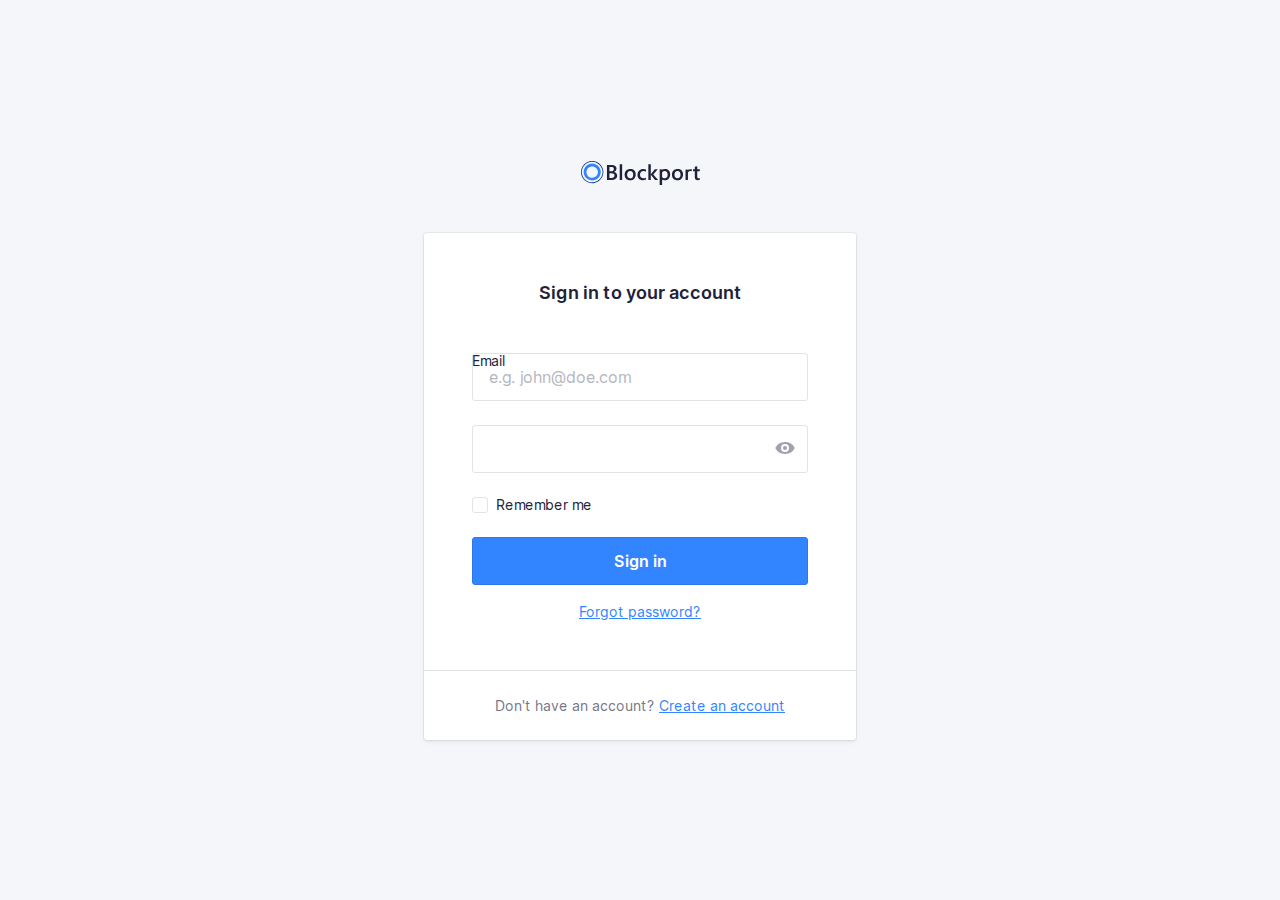
<file: index.html>
<!doctype html>
<html lang="en">
    <head>
        <meta charset="utf-8">
        <meta http-equiv="x-ua-compatible" content="ie=edge">
        <title>Blockport - Sign in</title>
        <meta name="description" content="This is my HTML5 boilerplate.">
        <meta name="viewport" content="width=device-width, initial-scale=1.0">
        <meta name="msapplication-TileColor" content="#3385FF">
        <meta name="theme-color" content="#3385FF">

        <link rel="apple-touch-icon" sizes="180x180" href="apple-touch-icon.png">
        <link rel="icon" type="image/png" sizes="32x32" href="favicon-32x32.png">
        <link rel="icon" type="image/png" sizes="16x16" href="favicon-16x16.png">
        <link rel="manifest" href="site.webmanifest">
        <link rel="mask-icon" href="safari-pinned-tab.svg" color="#3385FF">

        <link rel="stylesheet" href="css/normalize.css">
		<link rel="stylesheet" href="css/screen.css">       
        
        <script src="script/app.js"></script>
    </head>
    <body>
        <section class="o-row o-row--lg o-row--login">
            <div class="o-container u-max-width-xs">
                <h1 class="c-logo">
                    <svg class="c-logo__symbol" viewBox="0 0 119 24" xmlns="http://www.w3.org/2000/svg">
                        <path class="c-logo__path c-logo__path--1" d="M25.9496128,18.9917356 L25.9496128,4.04231406 L30.7396633,4.04231406 C32.19945,4.04231406 33.3560606,4.35834712 34.2094949,4.99041321 C35.0252057,5.55089835 35.5052521,6.4769114 35.4896465,7.4598347 C35.5056187,8.25676883 35.2485893,9.03557965 34.7604209,9.6694215 C34.2511175,10.3119823 33.5500641,10.7791057 32.7570539,11.0042975 L32.7570539,11.0459504 C33.6957957,11.1207168 34.5764055,11.5260387 35.2392256,12.1884297 C35.8602694,12.8310744 36.1707912,13.6667769 36.1707912,14.6955372 C36.1979832,15.9155062 35.6268682,17.0730015 34.6382155,17.8016529 C33.6205051,18.5950413 32.3363468,18.9917356 30.7857407,18.9917356 L25.9496128,18.9917356 Z M41.1511616,18.9918689 L38.6990404,18.9918689 L38.6990404,3.18727869 L41.1511616,3.18727869 L41.1511616,18.9918689 Z M49.1105387,19.2396694 C47.4477441,19.2396694 46.1195118,18.741157 45.1258418,17.7441322 C44.1321717,16.7471074 43.6360046,15.4247934 43.6373401,13.7771901 C43.6373401,11.9841322 44.1548767,10.5838017 45.1899495,9.57619833 C46.2250223,8.56859504 47.6200337,8.06479338 49.3749832,8.06479338 C51.0591469,8.06479338 52.3720202,8.55471073 53.3136027,9.53454547 C54.2551852,10.5143802 54.7226376,11.8730579 54.7159596,13.6105785 C54.7159596,15.313719 54.2091077,16.677686 53.195404,17.7024794 C52.1817003,18.7272727 50.8200787,19.2396694 49.1105387,19.2396694 Z M64.9231145,18.4998347 C63.986548,19.011405 62.9292595,19.2667693 61.8599663,19.2396694 C60.2572727,19.2396694 58.9657689,18.7444628 57.9854545,17.7540496 C57.0051402,16.7636364 56.5136477,15.4796694 56.5109764,13.9021488 C56.5109764,12.1434711 57.0385299,10.7312397 58.0936364,9.66545453 C59.1487429,8.59966942 60.5611166,8.0661157 62.3307576,8.06479338 C63.2258904,8.04636779 64.1144193,8.22027864 64.9351347,8.57454547 L64.9351347,10.8277686 C64.2490961,10.2941313 63.4035149,10.0011171 62.5310943,9.99471073 C61.5738178,9.96365776 60.6492491,10.3415166 59.9928283,11.0320661 C59.3330526,11.7236364 59.003165,12.6287603 59.003165,13.747438 C59.003165,14.8661157 59.3136869,15.7381818 59.9347306,16.3636364 C60.5557744,17.0023141 61.3891751,17.3216529 62.4349327,17.3216529 C63.3470917,17.3090469 64.2260005,16.9806241 64.9191077,16.3933884 L64.9191077,18.4998347 L64.9231145,18.4998347 Z M77.1256229,18.9918689 L74.0304209,18.9918689 L69.8393771,13.8605902 L69.7973064,13.8605902 L69.7973064,18.9918689 L67.3451852,18.9918689 L67.3451852,3.18727869 L69.7973064,3.18727869 L69.7973064,13.2039344 L69.8393771,13.2039344 L73.7980303,8.31462295 L76.7349663,8.31462295 L72.2814815,13.4718689 L77.1256229,18.9918689 Z M118.81569,18.8747107 C118.223016,19.1343064 117.578072,19.2557712 116.930522,19.2297521 C114.839007,19.2297521 113.793249,18.2380165 113.793249,16.2545455 L113.793249,10.2128926 L111.990219,10.2128926 L111.990219,8.31669423 L113.793249,8.31669423 L113.793249,5.84528927 L116.235354,5.15702479 L116.235354,8.31669423 L118.81569,8.31669423 L118.81569,10.2128926 L116.235354,10.2128926 L116.235354,15.5504132 C116.235354,16.1824793 116.351549,16.6340496 116.583939,16.905124 C116.81633,17.1761983 117.202312,17.3084298 117.741886,17.3018182 C118.130518,17.3099664 118.50999,17.1844984 118.81569,16.9467769 L118.81569,18.8647934 L118.81569,18.8747107 Z M109.678333,8.12826445 C110.052664,8.12904551 110.426384,8.1582218 110.796212,8.21553718 L110.796212,10.2961983 C110.392833,10.129817 109.958979,10.0480952 109.522071,10.0561983 C108.65244,10.0185786 107.815007,10.3854441 107.258266,11.0479339 C107.143588,11.1960713 107.043624,11.3548242 106.959764,11.5219835 L106.959764,18.9917356 L104.519663,18.9917356 L104.519663,8.37818184 L106.959764,8.66776859 L106.959764,8.67768594 C107.814579,8.30025824 108.742499,8.11272598 109.678333,8.12826445 Z M96.4320707,19.2396694 C94.7692761,19.2396694 93.4410438,18.741157 92.4473737,17.7441322 C91.4537037,16.7471074 90.9575366,15.4247934 90.9588721,13.7771901 C90.9588721,11.9841322 91.4764087,10.5838017 92.5114815,9.57619833 C93.5465543,8.56859504 94.9415657,8.06479338 96.6965152,8.06479338 C98.3806789,8.06479338 99.6935522,8.55471073 100.635135,9.53454547 C101.576717,10.5143802 102.04417,11.8730579 102.037492,13.6105785 C102.037492,15.313719 101.53064,16.677686 100.516936,17.7024794 C99.5032323,18.7272727 98.1416107,19.2396694 96.4320707,19.2396694 Z M87.7494781,9.53454547 C88.6883893,10.5157025 89.1578451,11.873719 89.1578451,13.608595 C89.1591806,15.3117355 88.6523287,16.6757025 87.6372896,17.7004959 C86.6222504,18.7252892 85.258625,19.2376859 83.5464141,19.2376859 C82.7065422,19.2489838 81.8737089,19.0847473 81.1023064,18.7557025 L81.1023064,23.8968595 L78.6622054,23.8968595 L78.6622054,8.31471073 L81.1023064,8.60429752 C81.9552279,8.23296681 82.8792553,8.04891403 83.8108586,8.06479338 C85.5017003,8.06479338 86.8145736,8.55471073 87.7494781,9.53454547 Z M96.5422559,9.99471073 C95.6726247,9.95709108 94.8351921,10.3239565 94.2784512,10.9864463 C93.7241864,11.6476033 93.4470539,12.5580165 93.4470539,13.7176859 C93.4470539,14.8363636 93.7275253,15.7170248 94.288468,16.3596694 C94.8529651,17.0028668 95.6823515,17.3568733 96.5422559,17.3216529 C97.5038721,17.3216529 98.2424466,17.0056198 98.7579798,16.3735537 C99.273513,15.7414876 99.5366216,14.8416529 99.5473064,13.6740496 C99.5473064,12.4998347 99.28954,11.5927273 98.7740067,10.9527273 C98.2584735,10.3127273 97.5145568,9.99338845 96.5422559,9.99471073 Z M28.4438047,6.03570248 L28.4438047,10.286281 L30.0645286,10.286281 C30.9353255,10.286281 31.6178058,10.0833058 32.1119697,9.67735538 C32.6061335,9.27140494 32.8532155,8.69619836 32.8532155,7.95173555 C32.8532155,6.67305785 31.9897643,6.03371902 30.262862,6.03371902 L28.4418013,6.03371902 L28.4438047,6.03570248 Z M28.4438047,12.2796694 L28.4438047,17.0082644 L30.5813973,17.0082644 C31.5163019,17.0082644 32.237514,16.7947108 32.7450337,16.3676033 C33.2602043,15.9259125 33.5416601,15.2742418 33.5083165,14.6003306 C33.5083165,13.0505785 32.4238271,12.2757025 30.2548485,12.2757025 L28.4518182,12.2757025 L28.4438047,12.2796694 Z M49.226734,9.99471073 C48.3571028,9.95709108 47.5196702,10.3239565 46.9629293,10.9864463 C46.4086646,11.6476033 46.131532,12.5580165 46.131532,13.7176859 C46.131532,14.8363636 46.4120034,15.7170248 46.9729461,16.3596694 C47.5370578,17.0036033 48.3664998,17.3583638 49.226734,17.3236364 C50.1883502,17.3236364 50.9269247,17.0076033 51.4424579,16.3755372 C51.9579912,15.7434711 52.2157576,14.8436364 52.2157576,13.6760331 C52.2157576,12.5018182 51.9579912,11.5947107 51.4424579,10.9547107 C50.9269247,10.3147108 50.1883502,9.99471073 49.226734,9.99471073 Z M85.8803367,16.3735537 C86.3958699,15.738843 86.6543043,14.8390083 86.6556397,13.6740496 C86.6556397,12.4985124 86.3978733,11.591405 85.8823401,10.9527273 C85.3668068,10.3140496 84.6282323,9.99471073 83.6666162,9.99471073 C82.796985,9.95709108 81.9595523,10.3239565 81.4028114,10.9864463 C81.2895823,11.124335 81.1896456,11.2724196 81.1043098,11.4287603 L81.1043098,15.9153719 C81.6149937,16.8312057 82.6094895,17.3774459 83.6646128,17.3216529 C84.626229,17.3216529 85.3648035,17.0056198 85.8803367,16.3735537 Z"></path>
                        <path class="c-logo__path c-logo__path--2" d="M11.1988215,19.5867769 C7.72899435,19.5891833 4.59940205,17.5218316 3.26949789,14.3488101 C1.93959376,11.1757885 2.67130845,7.5220381 5.12341434,5.09144786 C7.57552021,2.66085764 11.2650639,1.93214337 14.4714645,3.24513351 C17.6778651,4.55812363 19.7696074,7.65421885 19.771229,11.0895868 C19.7679239,15.7772288 15.9334776,19.5780304 11.1988215,19.5867769 Z M11.1988215,5.38314051 C8.86509736,5.38073339 6.75988968,6.77093308 5.86550131,8.90506387 C4.97111293,11.0391947 5.46382249,13.496632 7.11372873,15.1307206 C8.76363496,16.7648092 11.2455511,17.2534798 13.4013998,16.3687158 C15.5572486,15.4839518 16.962125,13.4001349 16.9605051,11.0895868 C16.9572,7.93949107 14.3805102,5.38572999 11.1988215,5.37917355 L11.1988215,5.38314051 Z"></path>
                        <path class="c-logo__path c-logo__path--3" d="M21.2917845,15.8796694 C21.3118182,15.8380165 21.3358586,15.8023141 21.3558923,15.7606612 C22.6443671,13.0744887 22.7786498,9.98607785 21.7280964,7.20021549 C20.6775431,4.41435317 18.5317957,2.16875244 15.7805219,0.975867769 L15.7805219,0.96 C15.6683333,0.910413222 15.5541414,0.874710744 15.4419529,0.82909091 C15.2937037,0.767603308 15.1434512,0.710082645 14.9931987,0.656528927 C14.792862,0.583140496 14.5925253,0.517685949 14.378165,0.458181816 C14.2319192,0.414545453 14.0856734,0.374876033 13.9394276,0.337190082 C13.7203928,0.281652893 13.501358,0.23338843 13.2823232,0.192396694 C13.1480976,0.16661157 13.0138721,0.144793388 12.8816498,0.124958678 C12.6546016,0.0905785125 12.4275533,0.0634710744 12.2005051,0.0436363637 C12.0762963,0.0337190082 11.9500842,0.0238016529 11.8258754,0.0178512397 C11.5881425,0.00462809917 11.3510774,-0.000661157024 11.1146801,0.00198347107 C10.988468,0.00198347107 10.8622559,0.00198347107 10.7380471,0.0119008265 C10.5076599,0.0218181818 10.2792761,0.0376859504 10.0528956,0.0614876034 C9.9146633,0.0753719009 9.77843434,0.0932231406 9.64220539,0.113057851 C9.44186869,0.142809918 9.22350168,0.176528926 9.01715488,0.218181818 C8.86089226,0.249917356 8.70462963,0.283636364 8.548367,0.321322314 C8.39210438,0.359008265 8.18575758,0.412561983 8.00745791,0.466115701 C7.82915825,0.519669423 7.65286195,0.577190081 7.47656566,0.638677688 C7.30026936,0.70016529 7.17405724,0.747768594 7.02580808,0.807272727 C6.82547138,0.884628098 6.63715488,0.969917355 6.44483165,1.05719008 C6.31861953,1.11471074 6.19441077,1.17421488 6.07220539,1.23768595 C5.87186869,1.34082644 5.67153199,1.45190082 5.47119529,1.56694215 C5.36301347,1.63041322 5.25683502,1.69586777 5.15065657,1.76528926 C4.95165543,1.89752066 4.75666107,2.02975207 4.5656734,2.16198347 C4.46416949,2.23603306 4.36400114,2.31140496 4.26516835,2.38809918 C4.07952302,2.52958678 3.89721661,2.67834711 3.71824916,2.83438017 C3.61607744,2.92363636 3.51791246,3.0168595 3.41774411,3.11008265 C3.25747475,3.26347108 3.10121212,3.42214876 2.94895623,3.5861157 C2.84678451,3.69719008 2.74861953,3.81024794 2.64845118,3.92528926 C2.51021886,4.08793389 2.37599327,4.25454547 2.24777778,4.42512397 C2.15161616,4.55206611 2.05946128,4.68099175 1.96930976,4.82181816 C1.90119529,4.92099175 1.82506734,5.0201653 1.75895623,5.11537188 C1.69284512,5.2105785 1.65878788,5.29190081 1.60670034,5.37917355 C1.53457912,5.49818184 1.46446128,5.61917355 1.40636364,5.74214876 C1.28415825,5.96231406 1.16796296,6.18446282 1.06178451,6.40859504 C1.02372054,6.44826445 0.995673401,6.49586778 0.981649832,6.54148761 C0.967626263,6.58710744 0.939579125,6.65454547 0.915538721,6.71008265 C0.808692479,6.95471075 0.711863077,7.20132232 0.625050505,7.44991735 C0.588989899,7.55438018 0.55426487,7.65884298 0.520875421,7.76330577 C0.444747475,8.00528927 0.377968575,8.24793388 0.320538721,8.49123966 C0.291156005,8.61157023 0.263776655,8.73190084 0.238400673,8.85223141 C0.191655443,9.07966942 0.152255892,9.30710742 0.12020202,9.53454547 C0.10016835,9.67338842 0.0821380471,9.81024795 0.0681144781,9.9490909 C0.0460774411,10.1613223 0.0320538721,10.3715703 0.022037037,10.5838017 C0.022037037,10.7365289 0.010016835,10.8872727 0.010016835,11.04 C0.010016835,11.2383471 0.010016835,11.4366942 0.026043771,11.6350413 C0.026043771,11.7917356 0.0440740741,11.9484297 0.0580976431,12.105124 C0.0761279461,12.3034711 0.104175084,12.5018182 0.132222222,12.7001653 C0.146245791,12.8429752 0.18030303,13.0036364 0.2003367,13.1543802 C0.238400673,13.3527273 0.286481481,13.5510744 0.336565657,13.7494215 C0.380639731,13.8961983 0.406683502,14.0330579 0.446750842,14.1758678 C0.506851852,14.3742149 0.576969697,14.5844628 0.647087542,14.7867769 C0.693164983,14.9157025 0.739242424,15.0446281 0.789326599,15.1715703 C0.871464646,15.3699174 0.963619529,15.5801653 1.05777778,15.7804959 C1.11387205,15.8995041 1.16996633,16.0185124 1.23006734,16.1355372 C1.33223906,16.3338843 1.44242424,16.5322314 1.55461279,16.7166942 C1.62473064,16.8357025 1.69484848,16.9527273 1.76897306,17.0677686 C1.88316498,17.2442975 2.00537037,17.4168595 2.12957912,17.587438 C2.21973064,17.7123967 2.31188552,17.8353719 2.40804714,17.9563636 C2.50420875,18.0773554 2.65646465,18.2519008 2.78468013,18.3966942 C2.91289562,18.5414876 3.02308081,18.6644628 3.14929293,18.7933884 C3.27550505,18.9223141 3.3876936,19.027438 3.51190236,19.1424794 C3.63611111,19.2575206 3.81841751,19.4241322 3.98069024,19.5590082 C4.09287879,19.6522314 4.20907407,19.7434711 4.32727273,19.8327273 C4.50957912,19.9735537 4.69388889,20.1084297 4.88621212,20.2294215 C4.9362963,20.2631405 4.98037037,20.3008265 5.03045455,20.3345455 C7.52290169,21.989742 10.5859073,22.5756212 13.5217147,21.9587191 C16.4575222,21.3418171 19.0161165,19.5746694 20.6146465,17.0598347 L20.6266667,17.0598347 C20.6647306,17.0003306 20.6947811,16.9368595 20.7328451,16.8753719 C20.8149832,16.7424794 20.8911111,16.6036364 20.9692424,16.4647934 C21.0854377,16.2763636 21.1936195,16.08 21.2917845,15.8796694 Z M6.96771044,20.4198347 C6.40765296,20.1694737 5.87129224,19.8701033 5.36501684,19.5252893 C5.18671717,19.4042975 5.01442761,19.2773554 4.84614478,19.1464463 C4.73996633,19.065124 4.63378788,18.9818182 4.53161616,18.8965289 C4.38136364,18.7715703 4.23912458,18.6406612 4.09888889,18.5097521 C3.9586532,18.378843 3.87451178,18.2995041 3.76632997,18.1884297 C3.65814815,18.0773554 3.53794613,17.9444628 3.42976431,17.8214876 C3.32158249,17.6985124 3.19737374,17.5557025 3.08718855,17.4247934 C2.97700337,17.2938843 2.91489899,17.1986777 2.83075758,17.0836364 C2.71656566,16.9249587 2.60237374,16.766281 2.49819865,16.6036364 C2.43008418,16.4965289 2.36597643,16.3894215 2.29786195,16.2803306 C2.19368687,16.1038017 2.09752525,15.9252893 1.9973569,15.7447934 C1.94126263,15.6376859 1.89117845,15.528595 1.83909091,15.4195041 C1.7609596,15.2231405 1.67681818,15.0386777 1.60069024,14.8482644 C1.55461279,14.7332231 1.51454545,14.6161983 1.47247475,14.501157 C1.40436027,14.3127273 1.34025253,14.1242975 1.28415825,13.9319008 C1.24609428,13.8029752 1.2140404,13.6760331 1.18198653,13.5490909 C1.13590909,13.3626446 1.09183502,13.1761983 1.05577441,12.9897521 C1.02973064,12.8429752 1.0076936,12.7140496 0.981649832,12.5771901 C0.953602694,12.3927273 0.92956229,12.2082644 0.911531987,12.0218182 C0.897508418,11.8809918 0.889494949,11.7401653 0.881481481,11.5993388 C0.881481481,11.4109091 0.865454545,11.2224794 0.865454545,11.0340496 C0.865454545,10.8971901 0.865454545,10.7603306 0.877474747,10.6254545 C0.877474747,10.4271074 0.899511785,10.2287603 0.919545455,10.0304132 C0.931565657,9.90743803 0.94959596,9.78247936 0.965622896,9.65950414 C0.995673401,9.44528927 1.03173401,9.23107436 1.07580808,9.01884299 C1.09784512,8.91173555 1.12188552,8.80462812 1.14792929,8.69950414 C1.20402357,8.47074382 1.27080247,8.24330577 1.34826599,8.01719009 C1.37764871,7.9246281 1.408367,7.83206612 1.44042088,7.73950414 C1.52189113,7.50545453 1.61204265,7.2740496 1.71087542,7.04528927 C1.75094276,6.95206611 1.7910101,6.86082645 1.83508418,6.76958679 C1.93525253,6.55537188 2.03542088,6.3490909 2.15762626,6.14479338 C2.21973064,6.03570248 2.27983165,5.92661158 2.34594276,5.81752064 C2.45412458,5.63900825 2.5683165,5.46644628 2.68651515,5.29586778 C2.7686532,5.17685949 2.85279461,5.0598347 2.93893939,4.94479338 C3.06047699,4.7847934 3.18602133,4.62876031 3.31557239,4.47669423 C3.40505612,4.36826447 3.49520763,4.26710742 3.58602694,4.17322312 C3.73026936,4.01983471 3.87718294,3.86842975 4.02676768,3.71900826 C4.11491582,3.63438017 4.20506734,3.55173554 4.29722222,3.47107438 C4.46016275,3.32694215 4.62710998,3.18809917 4.79806397,3.05454545 C4.88754769,2.98446281 4.978367,2.91834711 5.07052189,2.85619835 C5.24815375,2.72396694 5.42912458,2.60099173 5.61343434,2.48727273 C5.71093152,2.42512397 5.80909651,2.36561983 5.90792929,2.30876033 C6.09090349,2.20165289 6.27654882,2.09983471 6.46486532,2.00330579 C6.57705387,1.94644628 6.69057799,1.89157025 6.80543771,1.83867769 C6.98306957,1.75669422 7.16203704,1.67933884 7.34234007,1.60661157 C7.47589785,1.55239669 7.61413018,1.50082645 7.75703704,1.45190082 C7.91864196,1.39504132 8.08225029,1.34214876 8.24786195,1.29322314 C8.41347361,1.24429752 8.57975307,1.2 8.74670034,1.16033058 C8.8896072,1.12595041 9.03318182,1.09421488 9.17742424,1.06512397 C9.36841191,1.02677686 9.56073514,0.994380165 9.75439394,0.967933885 C9.87993826,0.950743802 10.0061504,0.934876033 10.1330303,0.920330577 C10.3440516,0.899173554 10.5557407,0.883966942 10.7680976,0.874710744 L11.1126768,0.874710744 C11.3317116,0.874710744 11.5514141,0.880000001 11.7717845,0.890578513 L12.1143603,0.914380167 C12.3307239,0.932892563 12.5464197,0.958677687 12.7614478,0.991735538 C12.8829854,1.01024793 13.004523,1.0307438 13.1260606,1.05322314 C13.330404,1.09157025 13.5347475,1.13652893 13.7390909,1.18809918 C13.8713131,1.22181818 14.0035354,1.25752066 14.1397643,1.29719008 C14.3320875,1.35404959 14.523743,1.41619835 14.7147306,1.48363636 C14.8509596,1.53322314 14.9851852,1.58479339 15.115404,1.64033058 C17.755199,2.69780719 19.8336285,4.79210648 20.8551251,7.42387715 C21.8766218,10.0556478 21.7496417,12.9890377 20.5044613,15.5246281 C20.4123064,15.7229752 20.3041246,15.8975206 20.207963,16.08 C20.1378451,16.2029752 20.0697306,16.3279339 19.9956061,16.4489256 C17.2731751,20.8198837 11.7011151,22.517402 6.96771044,20.4178512 L6.96771044,20.4198347 Z"></path>
                    </svg>
                </h1>
                <form class="c-card" action="#">
                    <div class="c-card__body">
                        <h2 class="c-card__title">
                            Sign in to your account
                        </h2>
                        <p class="c-form-field">
                            <span class="c-form-field__label">
                                <label class="c-label js-email-label" for="username">
                                    Email
                                </label>
                                <label class="c-error-message js-email-error" for="username"></label>
                            </span>
                            <input class="c-input js-email-input" type="email" name="username"
                                   id="username" placeholder="e.g. john@doe.com"
                                   required>
                        </p>
                        <p class="c-form-field">
                            <span class="c-form-field__label">
                                <label class="c-label js-password-label" for="password">
                                    Password
                                </label>
                                <label class="c-error-message js-password-error" for="password"></label>
                            </span>
                            <span class="c-toggle-password-container">            
                                <input class="c-input c-input-field js-input-field" type="password"
                                name="password" id="password" required>
                                <span class="c-toggle-password">
                                    <input class="c-toggle-password__checkbox o-hide-accessible js-toggle-password"
                                        type="checkbox" id="togglePassword">
                                    <label class="c-toggle-password__label"
                                        for="togglePassword">
                                        <svg class="c-toggle-password__icon c-toggle-password__icon--hide"
                                            xmlns="http://www.w3.org/2000/svg"
                                            viewBox="0 0 20 20">
                                            <path
                                                d="M19.009,73.18l-1.77,1.78a3.908,3.908,0,0,0-1.037-.137,4,4,0,0,0-3.857,5.065l-.007-.028-2.76,2.75A11.106,11.106,0,0,1,6.4,78.82,11.014,11.014,0,0,1,19.076,73.2L19,73.18Zm3.8,1.85a11.163,11.163,0,0,1,3.2,3.79,11.014,11.014,0,0,1-12.7,5.622l.077.018,1.77-1.78a3.907,3.907,0,0,0,1.037.137,4,4,0,0,0,3.857-5.065l.007.028,2.76-2.75Zm-.25-3.99,1.42,1.42L9.839,86.6l-1.42-1.42Z"
                                                transform="translate(-6.199 -68.82)" />
                                        </svg>
                                        <svg class="c-toggle-password__icon c-toggle-password__icon--show"
                                            xmlns="http://www.w3.org/2000/svg"
                                            viewBox="0 0 20 20">
                                            <path
                                                d="M6.4,133.876a11,11,0,0,1,19.571-.061l.029.061a11,11,0,0,1-19.571.061l-.029-.061Zm9.8,4a4,4,0,1,0,0-8h0a4,4,0,0,0,0,8Zm0-2a2,2,0,0,1,0-4h0a2,2,0,1,1,0,4Z"
                                                transform="translate(-6.2 -123.876)" />
                                        </svg>
                                        <span class="o-hide-accessible">
                                            Show password
                                        </span>
                                    </label>
                                </span>
                            </span>
                        </p>
                        <!-- Custom checkbox -->
                        <p class="c-form-field c-form-field--option">
                            <input class="o-hide-accessible c-option c-option--hidden js-remember-input" type="checkbox" id="customRememberme">
                            <label class="c-label c-label--option c-custom-option js-remember-label" for="customRememberme">
                                <span class="c-custom-option__fake-input c-custom-option__fake-input--checkbox">
                                    <svg class="c-custom-option__symbol" xmlns="http://www.w3.org/2000/svg" viewBox="0 0 9 6.75">
                                        <path d="M4.75,9.5a1,1,0,0,1-.707-.293l-2.25-2.25A1,1,0,1,1,3.207,5.543L4.75,7.086,8.793,3.043a1,1,0,0,1,1.414,1.414l-4.75,4.75A1,1,0,0,1,4.75,9.5" transform="translate(-1.5 -2.75)"/>
                                    </svg>
                                </span>
                                Remember me
                            </label>
                        </p>
                        <p class="u-mb-md">
                            <!-- Button -->
                            <button class="o-button-reset c-button js-sign-in-button">Sign in</button>
                        </p>
                        <p class="u-text-sm u-align-text-center">
                            <a href="#!">
                                Forgot password?
                            </a>
                        </p>
                    </div>
                    <div class="c-card__footer">
                        <p class="u-align-text-center u-text-sm u-color-neutral-dark">
                            Don't have an account? <a href="#">Create an account</a>
                        </p>
                    </div>
                </form>

            </div>
        </section>
    </body>
</html>
</file>
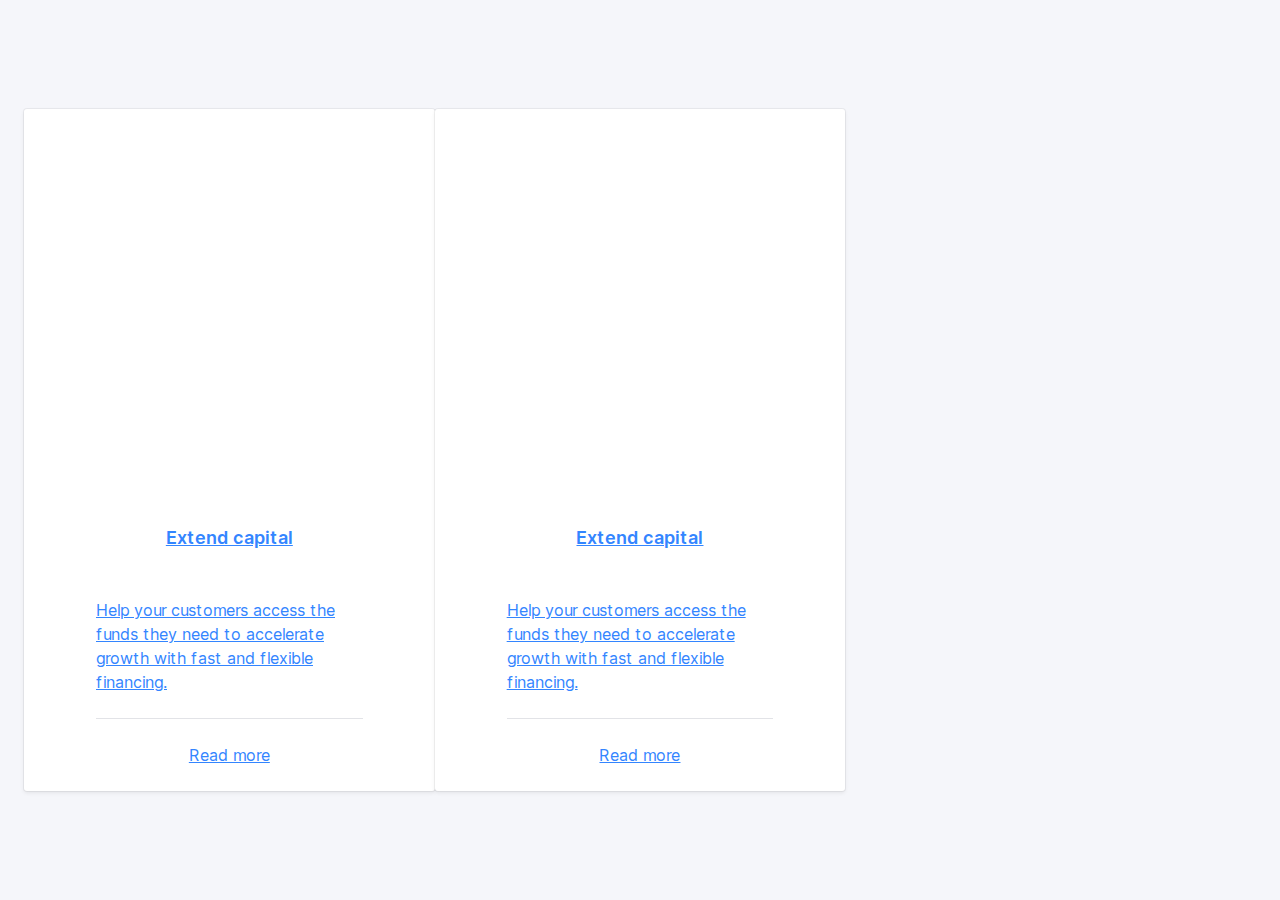
<file: cards.html>
<!doctype html>
<html lang="en">
    <head>
        <meta charset="utf-8">
        <meta http-equiv="x-ua-compatible" content="ie=edge">
        <title>Blockport - Sign in</title>
        <meta name="description" content="This is my HTML5 boilerplate.">
        <meta name="viewport" content="width=device-width, initial-scale=1.0">
        <meta name="msapplication-TileColor" content="#3385FF">
        <meta name="theme-color" content="#3385FF">

        <link rel="apple-touch-icon" sizes="180x180" href="apple-touch-icon.png">
        <link rel="icon" type="image/png" sizes="32x32" href="favicon-32x32.png">
        <link rel="icon" type="image/png" sizes="16x16" href="favicon-16x16.png">
        <link rel="manifest" href="site.webmanifest">
        <link rel="mask-icon" href="safari-pinned-tab.svg" color="#3385FF">

        <link rel="stylesheet" href="css/normalize.css">
		<link rel="stylesheet" href="css/screen.css">

        <script src="script/app.js"></script>
    </head>
    <body class="js-cardPage">
        <section class="o-row o-row--lg o-row--login">
            <div class="o-container">
                <div class="o-layout o-layout--gutter-lg">
                    <div class="o-layout__item u-1-of-3-bp3 c-card js-card">
                        <a href="#!" class="c-tent card-content">
                            <div class="c-tent__icon-wrapper">
                                <svg class="c-tent__icon c-icon" xmlns="http://www.w3.org/2000/svg" viewBox="0 0 48 48">
                                    <g fill="none" fill-rule="evenodd">
                                        <circle class="c-icon__path c-icon__path--color-1" cx="24" cy="24" r="23"></circle>
                                        <path class="c-icon__path c-icon__path--color-2" d="M23.03 36v-3.74a11.64 11.64 0 0 1-3.77-1.07v-3.07a8.36 8.36 0 0 0 4.56 1.5c1.67 0 2.82-.86 2.82-2.11 0-3.15-7.64-1.62-7.64-7.12 0-2.25 1.59-3.94 4.03-4.48V12h2.84v3.74c1.1.1 2.23.38 3.36.9v2.98a8 8 0 0 0-4.15-1.25c-1.6 0-2.72.77-2.72 1.97 0 3 7.64 1.46 7.64 7.11 0 2.33-1.62 4.1-4.13 4.66V36h-2.84z">
                                        </path>
                                    </g>
                                </svg>
                            </div>
                            <div class="c-tent__body c-card__body">
                                <div class="c-tent__content">
                                    <h2 class="c-tent__title c-card__title">
                                        Extend capital
                                    </h2>
                                    <p>
                                        Help your customers access the funds they need to accelerate growth with fast and flexible financing.
                                    </p>
                                </div>
                                <div class="c-tent__action c-card__footer">
                                    Read more
                                </div>
                            </div>                           
                        </a>
                    </div>
                    <div class="o-layout__item u-1-of-3-bp3 c-card js-card">
                        <a href="#!" class="c-tent card-content">
                            <div class="c-tent__icon-wrapper">
                                <svg class="c-tent__icon c-icon" xmlns="http://www.w3.org/2000/svg" viewBox="0 0 48 48">
                                    <g fill="none" transform="translate(1 8)">
                                        <path class="c-icon__path c-icon__path--color-1"
                                            d="M44,32 L13,32 C11.8954305,32 11,31.1045695 11,30 L11,19.2 L33.455,19.2 L33.455,18 L46,18 L46,30 C46,31.1045695 45.1045695,32 44,32 Z M33.455,9 L44,9 C45.1045695,9 46,9.8954305 46,11 L46,13 L33.455,13 L33.455,9 Z">
                                        </path>
                                        <path class="c-icon__path c-icon__path--color-2"
                                            d="M33,23 L2,23 C0.8954305,23 0,22.1045695 0,21 L0,2 C0,0.8954305 0.8954305,0 2,0 L33,0 C34.1045695,0 35,0.8954305 35,2 L35,21 C35,22.1045695 34.1045695,23 33,23 Z M10,7 C10,6.44771525 9.55228475,6 9,6 L4,6 C3.44771525,6 3,6.44771525 3,7 L3,10 C3,10.5522847 3.44771525,11 4,11 L9,11 C9.55228475,11 10,10.5522847 10,10 L10,7 Z">
                                        </path>
                                    </g>
                                </svg>
                            </div>
                            <div class="c-tent__body c-card__body">
                                <div class="c-tent__content">
                                    <h2 class="c-tent__title c-card__title">
                                        Extend capital
                                    </h2>
                                    <p>
                                        Help your customers access the funds they need to accelerate growth with fast and flexible financing.
                                    </p>
                                </div>
                                <div class="c-tent__action c-card__footer">
                                    Read more
                                </div>
                            </div>                           
                        </a>
                    </div>
                </div>                
            </div>
        </section>
    </body>
</html>
</file>
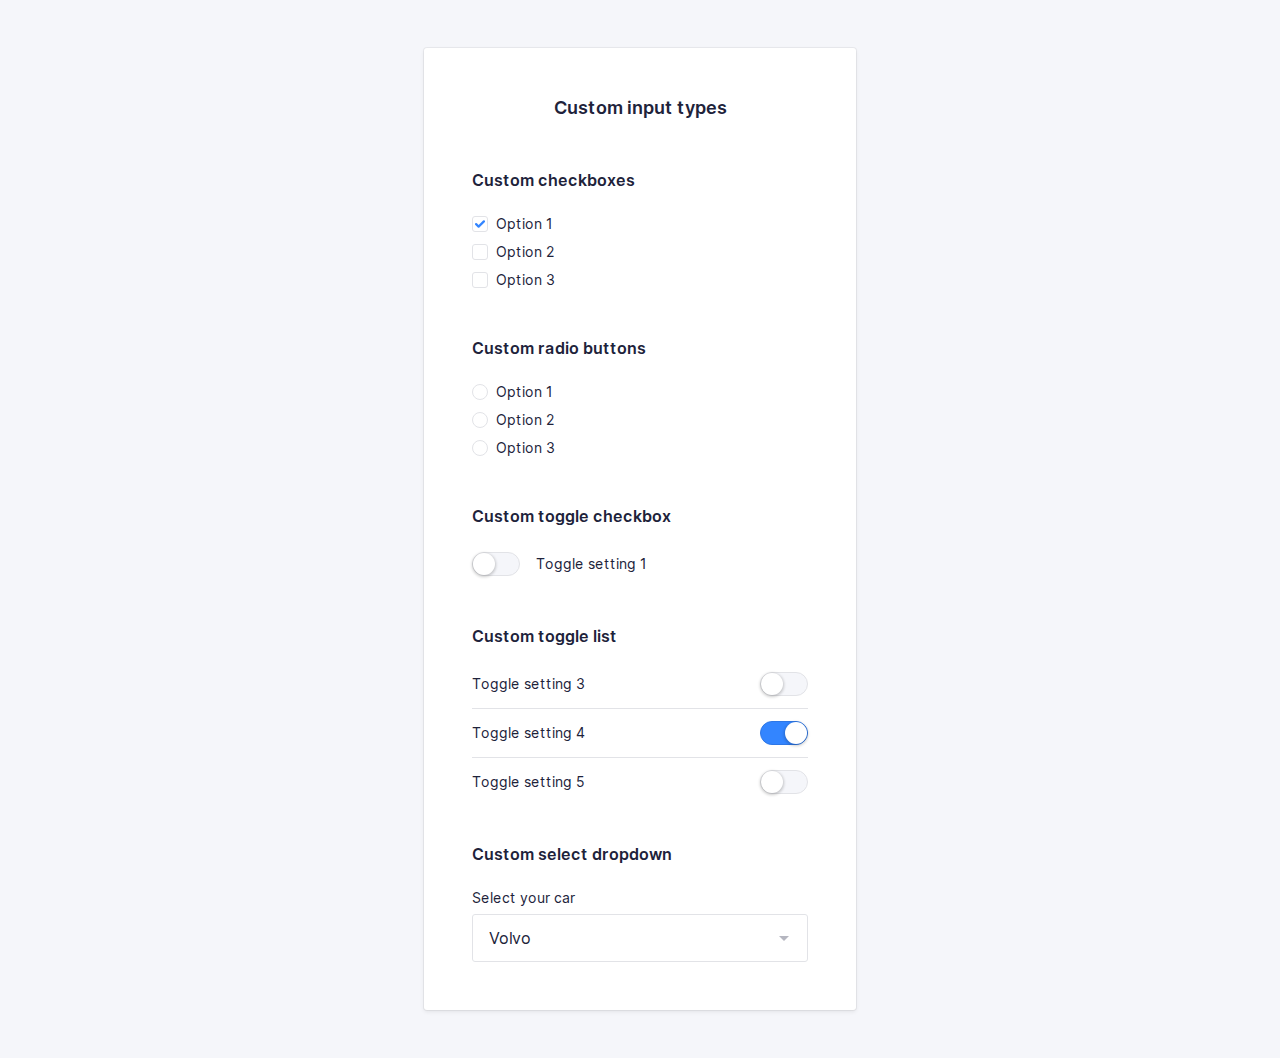
<file: inputs.html>
<!doctype html>
<html lang="en">

<head>
    <meta charset="utf-8">
    <meta http-equiv="x-ua-compatible" content="ie=edge">
    <title>Blockport - Custom input types</title>
    <meta name="description" content="This is my HTML5 boilerplate.">
    <meta name="viewport" content="width=device-width, initial-scale=1.0">
    <meta name="msapplication-TileColor" content="#3385FF">
    <meta name="theme-color" content="#3385FF">

    <link rel="apple-touch-icon" sizes="180x180" href="apple-touch-icon.png">
    <link rel="icon" type="image/png" sizes="32x32" href="favicon-32x32.png">
    <link rel="icon" type="image/png" sizes="16x16" href="favicon-16x16.png">
    <link rel="manifest" href="site.webmanifest">
    <link rel="mask-icon" href="safari-pinned-tab.svg" color="#3385FF">

    <link rel="stylesheet" href="css/normalize.css">
    <link rel="stylesheet" href="css/screen.css">
</head>

<body>
    <section class="o-row o-row--lg o-row--login o-row--beta">
        <div class="o-container u-max-width-xs">
            <form class="c-card" action="#">
                <div class="c-card__body">
                    <h2 class="c-card__title">
                        Custom input types
                    </h2>
                    <div class="o-section">
                        <!-- Custom checkboxes -->
                        <h5>
                            Custom checkboxes
                        </h5>
                        <ul class="o-list c-option-list">
                            <li class="c-form-field c-form-field--option c-option-list__item">
                                <input class="o-hide-accessible c-option c-option--hidden" type="checkbox"
                                    id="checkbox1" checked>
                                <label class="c-label c-label--option c-custom-option" for="checkbox1">
                                    <span class="c-custom-option__fake-input c-custom-option__fake-input--checkbox">
                                        <svg class="c-custom-option__symbol" xmlns="http://www.w3.org/2000/svg"
                                            viewBox="0 0 9 6.75">
                                            <path
                                                d="M4.75,9.5a1,1,0,0,1-.707-.293l-2.25-2.25A1,1,0,1,1,3.207,5.543L4.75,7.086,8.793,3.043a1,1,0,0,1,1.414,1.414l-4.75,4.75A1,1,0,0,1,4.75,9.5"
                                                transform="translate(-1.5 -2.75)" />
                                        </svg>
                                    </span>
                                    Option 1
                                </label>
                            </li>
                            <li class="c-form-field c-form-field--option c-option-list__item">
                                <input class="o-hide-accessible c-option c-option--hidden" type="checkbox"
                                    id="checkbox2">
                                <label class="c-label c-label--option c-custom-option" for="checkbox2">
                                    <span class="c-custom-option__fake-input c-custom-option__fake-input--checkbox">
                                        <svg class="c-custom-option__symbol" xmlns="http://www.w3.org/2000/svg"
                                            viewBox="0 0 9 6.75">
                                            <path
                                                d="M4.75,9.5a1,1,0,0,1-.707-.293l-2.25-2.25A1,1,0,1,1,3.207,5.543L4.75,7.086,8.793,3.043a1,1,0,0,1,1.414,1.414l-4.75,4.75A1,1,0,0,1,4.75,9.5"
                                                transform="translate(-1.5 -2.75)" />
                                        </svg>
                                    </span>
                                    Option 2
                                </label>
                            </li>
                            <li class="c-form-field c-form-field--option c-option-list__item">
                                <input class="o-hide-accessible c-option c-option--hidden" type="checkbox"
                                    id="checkbox3">
                                <label class="c-label c-label--option c-custom-option" for="checkbox3">
                                    <span class="c-custom-option__fake-input c-custom-option__fake-input--checkbox">
                                        <svg class="c-custom-option__symbol" xmlns="http://www.w3.org/2000/svg"
                                            viewBox="0 0 9 6.75">
                                            <path
                                                d="M4.75,9.5a1,1,0,0,1-.707-.293l-2.25-2.25A1,1,0,1,1,3.207,5.543L4.75,7.086,8.793,3.043a1,1,0,0,1,1.414,1.414l-4.75,4.75A1,1,0,0,1,4.75,9.5"
                                                transform="translate(-1.5 -2.75)" />
                                        </svg>
                                    </span>
                                    Option 3
                                </label>
                            </li>
                        </ul>
                    </div>
                    <div class="o-section">
                        <!-- Custom radio buttons -->
                        <h5>
                            Custom radio buttons
                        </h5>
                        <ul class="o-list c-option-list">
                            <li class="c-form-field c-form-field--option c-option-list__item">
                                <input class="o-hide-accessible c-option c-option--hidden" type="radio" name="radios"
                                    id="radio1">
                                <label class="c-label c-label--option c-custom-option" for="radio1">
                                    <span class="c-custom-option__fake-input c-custom-option__fake-input--radio">
                                        <span class="c-custom-option__symbol"></span>
                                    </span>
                                    Option 1
                                </label>
                            </li>
                            <li class="c-form-field c-form-field--option c-option-list__item">
                                <input class="o-hide-accessible c-option c-option--hidden" type="radio" name="radios"
                                    id="radio2">
                                <label class="c-label c-label--option c-custom-option" for="radio2">
                                    <span class="c-custom-option__fake-input c-custom-option__fake-input--radio">
                                        <span class="c-custom-option__symbol"></span>
                                    </span>
                                    Option 2
                                </label>
                            </li>
                            <li class="c-form-field c-form-field--option c-option-list__item">
                                <input class="o-hide-accessible c-option c-option--hidden" type="radio" name="radios"
                                    id="radio3">
                                <label class="c-label c-label--option c-custom-option" for="radio3">
                                    <span class="c-custom-option__fake-input c-custom-option__fake-input--radio">
                                        <span class="c-custom-option__symbol"></span>
                                    </span>
                                    Option 3
                                </label>
                            </li>
                        </ul>
                    </div>
                    <div class="o-section">
                        <!-- Custom toggle checkboxes -->
                        <h5>
                            Custom toggle checkbox
                        </h5>
                        <p>
                            <input class="o-hide-accessible c-option c-option--hidden" type="checkbox" id="toggle1">
                            <label class="c-label c-label--option c-custom-toggle" for="toggle1">
                                <span class="c-custom-toggle__fake-input">
                                </span>
                                Toggle setting 1
                            </label>
                        </p>
                    </div>
                    <div class="o-section">
                        <h5>
                            Custom toggle list
                        </h5>
                        <ul class="o-list c-custom-toggle-list">
                            <li class="c-custom-toggle-list__item">
                                <input class="o-hide-accessible c-option c-option--hidden" type="checkbox" id="toggle3">
                                <label class="c-label c-label--option c-custom-toggle c-custom-toggle--inverted"
                                    for="toggle3">
                                    <span class="c-custom-toggle__fake-input">
                                    </span>
                                    Toggle setting 3
                                </label>
                            </li>
                            <li class="c-custom-toggle-list__item">
                                <input class="o-hide-accessible c-option c-option--hidden" type="checkbox" id="toggle4"
                                    checked>
                                <label class="c-label c-label--option c-custom-toggle c-custom-toggle--inverted"
                                    for="toggle4">
                                    <span class="c-custom-toggle__fake-input">
                                    </span>
                                    Toggle setting 4
                                </label>
                            </li>
                            <li class="c-custom-toggle-list__item">
                                <input class="o-hide-accessible c-option c-option--hidden" type="checkbox" id="toggle5">
                                <label class="c-label c-label--option c-custom-toggle c-custom-toggle--inverted"
                                    for="toggle5">
                                    <span class="c-custom-toggle__fake-input">
                                    </span>
                                    Toggle setting 5
                                </label>
                            </li>
                        </ul>
                    </div>
                    <div class="o-section">
                        <!-- Custom select -->
                        <h5>
                            Custom select dropdown
                        </h5>
                        <p class="c-form-field">
                            <label class="c-label" for="select1">
                                Select your car
                            </label>
                            <span class="c-custom-select">
                                <select class="c-input c-custom-select__input" class="" name="select1" id="select1">
                                    <option value="volvo">Volvo</option>
                                    <option value="saab">Saab</option>
                                    <option value="mercedes">Mercedes</option>
                                    <option value="audi">Audi</option>
                                </select>
                                <svg class="c-custom-select__symbol" xmlns="http://www.w3.org/2000/svg"
                                    viewBox="0 0 24 24">
                                    <path d="M7,10l5,5,5-5Z" />
                                </svg>
                            </span>
                        </p>
                    </div>
                </div>
            </form>
        </div>
    </section>
</body>

</html>
</file>
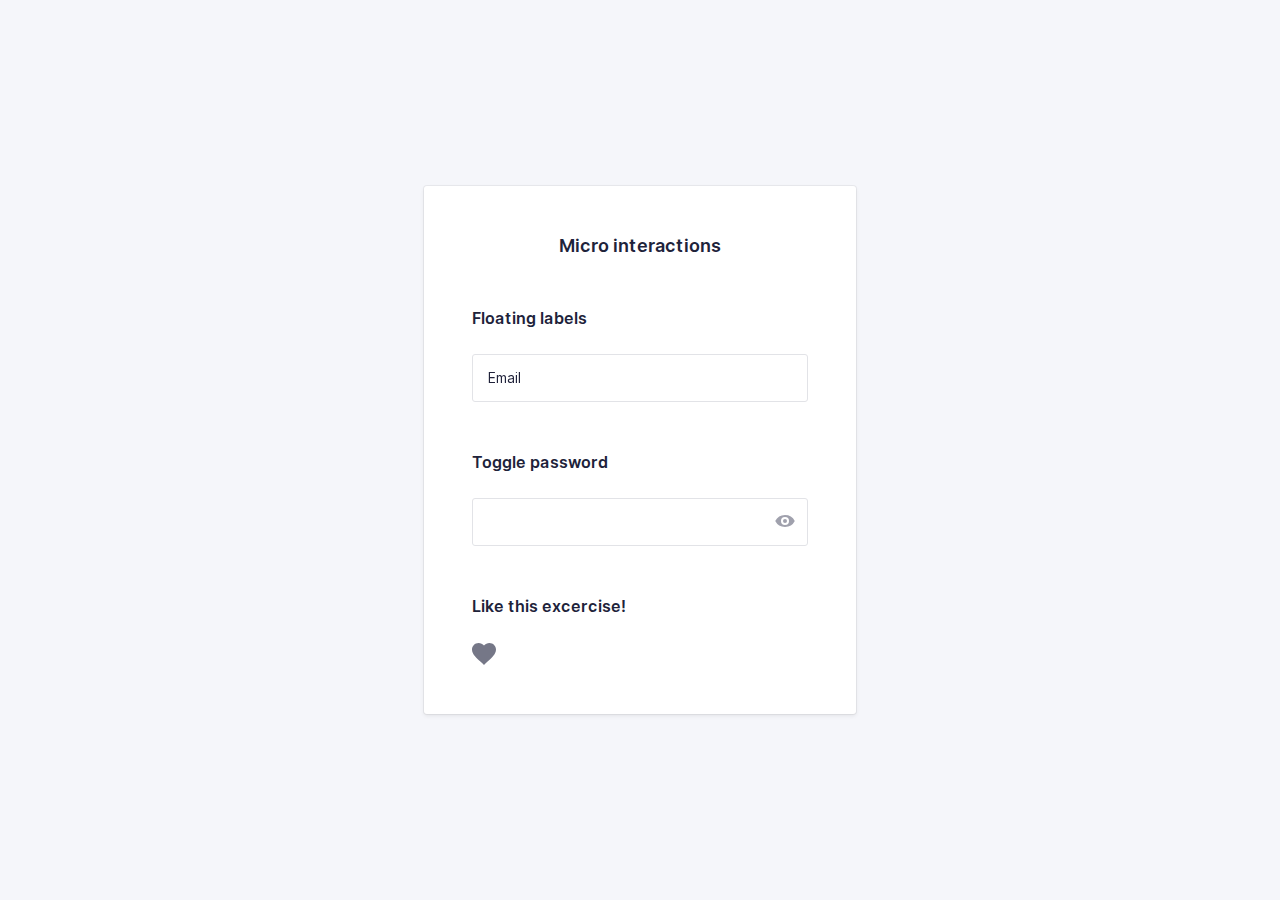
<file: interactions.html>
<!doctype html>
<html lang="en">

<head>
    <meta charset="utf-8">
    <meta http-equiv="x-ua-compatible" content="ie=edge">
    <title>Blockport - Custom input types</title>
    <meta name="description" content="This is my HTML5 boilerplate.">
    <meta name="viewport" content="width=device-width, initial-scale=1.0">
    <meta name="msapplication-TileColor" content="#3385FF">
    <meta name="theme-color" content="#3385FF">

    <link rel="apple-touch-icon" sizes="180x180" href="apple-touch-icon.png">
    <link rel="icon" type="image/png" sizes="32x32" href="favicon-32x32.png">
    <link rel="icon" type="image/png" sizes="16x16" href="favicon-16x16.png">
    <link rel="manifest" href="site.webmanifest">
    <link rel="mask-icon" href="safari-pinned-tab.svg" color="#3385FF">

    <link rel="stylesheet" href="css/normalize.css">
    <link rel="stylesheet" href="css/screen.css">

    <!-- <script src="script/app.js"></script> -->
</head>

<body>
    <section class="o-row o-row--lg o-row--login o-row--beta">
        <div class="o-container u-max-width-xs">
            <form class="c-card" action="#">
                <div class="c-card__body">
                    <h2 class="c-card__title">
                        Micro interactions
                    </h2>
                    <div class="o-section">
                        <h5>
                            Floating labels
                        </h5>
                        <p class="c-form-field">
                            <span class="c-form-field__label c-label-floating">
                                <label class="c-label c-label--flow js-email-label" for="username">
                                    Email
                                </label>
                                <label class="c-error-message js-email-error" for="username"></label>
                            </span>
                            <input class="c-input js-email-input" type="email" name="username"
                                   id="username"
                                   required>
                        </p>
                    </div>
                    <div class="o-section">
                        <h5>
                            Toggle password
                        </h5>
                        <p class="c-form-field">
                            <span class="c-form-field__label">
                                <label class="c-label js-password-label" for="password">
                                    Password
                                </label>
                                <label class="c-error-message js-password-error" for="password"></label>
                            </span>
                            <span class="c-toggle-password-container">            
                                <input class="c-input c-input-field js-input-field" type="password"
                                name="password" id="password" required>
                                <span class="c-toggle-password">
                                    <input class="c-toggle-password__checkbox o-hide-accessible js-toggle-password"
                                        type="checkbox" id="togglePassword">
                                    <label class="c-toggle-password__label"
                                        for="togglePassword">
                                        <svg class="c-toggle-password__icon c-toggle-password__icon--hide"
                                            xmlns="http://www.w3.org/2000/svg"
                                            viewBox="0 0 20 20">
                                            <path
                                                d="M19.009,73.18l-1.77,1.78a3.908,3.908,0,0,0-1.037-.137,4,4,0,0,0-3.857,5.065l-.007-.028-2.76,2.75A11.106,11.106,0,0,1,6.4,78.82,11.014,11.014,0,0,1,19.076,73.2L19,73.18Zm3.8,1.85a11.163,11.163,0,0,1,3.2,3.79,11.014,11.014,0,0,1-12.7,5.622l.077.018,1.77-1.78a3.907,3.907,0,0,0,1.037.137,4,4,0,0,0,3.857-5.065l.007.028,2.76-2.75Zm-.25-3.99,1.42,1.42L9.839,86.6l-1.42-1.42Z"
                                                transform="translate(-6.199 -68.82)" />
                                        </svg>
                                        <svg class="c-toggle-password__icon c-toggle-password__icon--show"
                                            xmlns="http://www.w3.org/2000/svg"
                                            viewBox="0 0 20 20">
                                            <path
                                                d="M6.4,133.876a11,11,0,0,1,19.571-.061l.029.061a11,11,0,0,1-19.571.061l-.029-.061Zm9.8,4a4,4,0,1,0,0-8h0a4,4,0,0,0,0,8Zm0-2a2,2,0,0,1,0-4h0a2,2,0,1,1,0,4Z"
                                                transform="translate(-6.2 -123.876)" />
                                        </svg>
                                        <span class="o-hide-accessible">
                                            Show password
                                        </span>
                                    </label>
                                </span>
                            </span>
                        </p>
                    </div>
                    <div class="o-section">
                        <h5>
                            Like this excercise!
                        </h5>
                        <p>
                            <span class="c-toggle-like">
                                <input class="c-heartcheck o-hide-accessible" type="checkbox" id="toggleLike" />
                                <label class="c-heart" for="toggleLike">
                                    <svg
                                        class="c-toggle-like__icon"
                                        xmlns="http://www.w3.org/2000/svg"
                                        xmlns:xlink="http://www.w3.org/1999/xlink"
                                        version="1.1"
                                        viewBox="0 0 510 510"
                                        xml:space="preserve">
                                        <path
                                            d="M255,489.6l-35.7-35.7C86.7,336.6,0,257.55,0,160.65C0,81.6,61.2,20.4,140.25,20.4c43.35,0,86.7,20.4,114.75,53.55 C283.05,40.8,326.4,20.4,369.75,20.4C448.8,20.4,510,81.6,510,160.65c0,96.9-86.7,175.95-219.3,293.25L255,489.6z" />
                                    </svg>
                                </label>
                            </span>
                        </p>
                    </div>
                </div>
            </form>
        </div>
    </section>
</body>

</html>
</file>
<file: css/screen.css>
/*------------------------------------*\
#FONTS
\*------------------------------------*/

@font-face {
  font-family: "Inter Web";
  font-weight: 400;
  src: url("../fonts/Inter-Regular.woff2") format("woff2");
}

@font-face {
  font-family: "Inter Web";
  font-weight: 600;
  src: url("../fonts/Inter-SemiBold.woff2") format("woff2");
}

/*------------------------------------*\
#Variables
\*------------------------------------*/

:root {
  /* Global colors */
  --global-color-alpha-light: #4f95ff;
  --global-color-alpha: #3385ff;
  --global-color-alpha-dark: #2e77e6;
  --global-color-alpha-x-dark: #1b4186;
  --global-color-alpha-transparent: #3385ffbf;
  --global-color-alpha-x-transparent: #3385ff4d;

  --global-color-neutral-xxxx-light: #f5f6fa;
  --global-color-neutral-xxx-light: #e2e3e7;
  --global-color-neutral-xx-light: #caccd4;
  --global-color-neutral-x-light: #b5b6c0;
  --global-color-neutral-light: #a0a1ad;
  --global-color-neutral: #8b8c9a;
  --global-color-neutral-dark: #757787;
  --global-color-neutral-x-dark: #606274;
  --global-color-neutral-xx-dark: #4b4c60;
  --global-color-neutral-xxx-dark: #35374d;
  --global-color-neutral-xxxx-dark: #20223a;

  /* global page settings */
  --global-html-color: var(--global-color-neutral-xxxx-dark);
  --global-html-backgroundColor: var(--global-color-neutral-xxxx-light);
  --global-selection-backgroundColor: var(--global-color-alpha);

  /* borders */
  --global-borderRadius: 3px;
  --global-borderWidth: 1px;

  /* transitions */
  --global-transitionTiming-alpha: 0.1s ease-out;

  /* Baseline settings */
  --global-baseline: 8px;
  --global-whitespace: calc(var(--global-baseline) * 3);
  /* = 24px */

  --global-whitespace-xs: calc(var(--global-baseline) / 2);
  /* = 4px */
  --global-whitespace-sm: calc(var(--global-baseline) * 1);
  /*  = 8px */
  --global-whitespace-md: calc(var(--global-baseline) * 2);
  /*  = 16px */
  --global-whitespace-lg: calc(var(--global-baseline) * 4);
  /*  = 32px */
  --global-whitespace-xl: calc(var(--global-whitespace) * 2);
  /*  = 48px */
  --global-whitespace-xxl: calc(var(--global-whitespace) * 3);
  /*  = 72px */

  /* forms */
  --global-placeholder-color: var(--global-color-neutral-x-light);
  --global-input-backgroundColor: White;
  --global-input-color: var(--global-color-neutral-xxxx-dark);
  --global-input-borderColor: var(--global-color-neutral-xxx-light);
  --global-input-hover-borderColor: var(--global-color-neutral-xx-light);
  --global-input-focus-borderColor: var(--global-color-alpha);
  --global-input-focus-boxShadowColor: var(--global-color-alpha-x-transparent);
  --global-input-focus-boxShadow: 0 0 0 3px
    var(--global-input-focus-boxShadowColor);

  --global-input-error-borderColor: red;
  --global-color-error: red;
}

/*------------------------------------*\
#GENERIC
\*------------------------------------*/

/*
    Generic: Page
    ---
    Global page styles + universal box-sizing:
*/

html {
  background-color: var(--global-html-backgroundColor);
  color: var(--global-html-color);
  font-size: 16px;
  line-height: 1.5;
  font-family: "Inter Web", Helvetica, arial, sans-serif;
  box-sizing: border-box;
  -webkit-font-smoothing: antialiased;
  -moz-osx-font-smoothing: grayscale;
}

*,
*:before,
*:after {
  box-sizing: inherit;
}

/*
* Remove text-shadow in selection highlight:
* https://twitter.com/miketaylr/status/12228805301
*
* Customize the background color to match your design.
*/

::-moz-selection {
  background: var(--global-selection-backgroundColor);
  color: white;
  text-shadow: none;
}

::selection {
  background: var(--global-selection-backgroundColor);
  color: white;
  text-shadow: none;
}

/*------------------------------------*\
#Elements
\*------------------------------------*/

/*
Elements: Images
---
Default markup for images to make them responsive
*/

img {
  max-width: 100%;
  vertical-align: top;
}

/*
    Elements: typography
    ---
    Default markup for typographic elements
*/

h1,
h2,
h3 {
  font-weight: 600;
}

h1 {
  font-size: 36px;
  line-height: 48px;
  margin: 0 0 var(--global-whitespace);
}

h2 {
  font-size: 32px;
  line-height: 40px;
  margin: 0 0 var(--global-whitespace);
}

h3 {
  font-size: 26px;
  line-height: 32px;
  margin: 0 0 var(--global-whitespace);
}

h4,
h5,
h6 {
  font-size: 16px;
  font-weight: 600;
  line-height: 24px;
  margin: 0 0 var(--global-whitespace);
}

p,
ol,
ul,
dl,
table,
address,
figure {
  margin: 0 0 var(--global-whitespace);
}

ul,
ol {
  padding-left: var(--global-whitespace);
}

li ul,
li ol {
  margin-bottom: 0;
}

blockquote {
  font-style: normal;
  font-size: 23px;
  line-height: 32px;
  margin: 0 0 var(--global-whitespace);
}

blockquote * {
  font-size: inherit;
  line-height: inherit;
}

figcaption {
  font-weight: 400;
  font-size: 12px;
  line-height: 16px;
  margin-top: var(--global-whitespace-sm);
}

hr {
  border: 0;
  height: 1px;
  background: LightGrey;
  margin: 0 0 var(--global-whitespace);
}

a,
a:visited {
  transition: all var(--global-transitionTiming-alpha);
  color: var(--global-color-alpha);
  outline-color: var(--global-link-BoxShadowColor);
  outline-width: medium;
  outline-offset: 2px;
}

a:hover,
a:focus {
  color: var(--global-color-alpha-light);
}

a:active {
  color: var(--global-color-alpha-dark);
}

label,
input {
  display: block;
}

select {
  width: 100%;
}

input::placeholder {
  color: var(--global-placeholder-color);
}

/*------------------------------------*\
#OBJECTS
\*------------------------------------*/

/*
    Objects: Row
    ---
    Creates a horizontal row that stretches the viewport and adds padding around children
*/

.o-row {
  position: relative;
  padding: var(--global-whitespace) var(--global-whitespace) 0;
}

.o-row--login {
  min-height: 100vh;
  display: flex;
  align-items: center;
}

/* size modifiers */

.o-row--lg {
  padding-top: var(--global-whitespace-xl);
  padding-bottom: var(--global-whitespace);
}

.o-row--xl {
  padding-top: var(--global-whitespace-xxl);
  padding-bottom: var(--global-whitespace-xl);
}

@media (min-width: 768px) {
  .o-row {
    padding-left: var(--global-whitespace-xl);
    padding-right: var(--global-whitespace-xl);
  }
}

@media (min-width: 992px) {
  .o-row--xl {
    padding-top: 96px;
    padding-bottom: var(--global-whitespace-xxl);
  }
}

/*
    Objects: Container
    ---
    Creates a horizontal container that sets de global max-width
*/

.o-container {
  margin-left: auto;
  margin-right: auto;
  max-width: 79.5em;
  /* 79.5 * 16px = 1272 */
  width: 100%;
}

/*
    Objects: section
    ---
    Creates vertical whitespace between adjacent sections inside a row
*/

.o-section {
  position: relative;
}

.o-section + .o-section {
  padding-top: var(--global-whitespace);
}

@media (min-width: 768px) {
  .o-section--lg + .o-section--lg,
  .o-section--xl + .o-section--xl {
    padding-top: var(--global-whitespace-xl);
  }
}

@media (min-width: 992px) {
  .o-section--xl + .o-section--xl {
    padding-top: var(--global-whitespace-xxl);
  }
}

/*
    Objects: Layout
    ---
    The layout object provides us with a column-style layout system. This object
    contains the basic structural elements, but classes should be complemented
    with width utilities
*/

.o-layout {
  display: flex;
  flex-wrap: wrap;
}

.o-layout__item {
  width: 100%;
}

/* gutter modifiers, these affect o-layout__item too */

.o-layout--gutter {
  margin: 0 -12px;
}

.o-layout--gutter > .o-layout__item {
  padding: 0 calc(var(--global-whitespace) / 2);
}

.o-layout--gutter-sm {
  margin: 0 -6px;
}

.o-layout--gutter-sm > .o-layout__item {
  padding: 0 6px;
}

.o-layout--gutter-lg {
  margin: 0 -24px;
}

.o-layout--gutter-lg > .o-layout__item {
  padding: 0 24px;
}

.o-layout--gutter-xl {
  margin: 0 -48px;
}

.o-layout--gutter-xl > .o-layout__item {
  padding: 0 var(--global-whitespace-xl);
}

/* reverse horizontal row modifier */

.o-layout--row-reverse {
  flex-direction: row-reverse;
}

/* Horizontal alignment modifiers*/

.o-layout--justify-start {
  justify-content: flex-start;
}

.o-layout--justify-end {
  justify-content: flex-end;
}

.o-layout--justify-center {
  justify-content: center;
}

.o-layout--justify-space-around {
  justify-content: space-around;
}

.o-layout--justify-space-evenly {
  justify-content: space-evenly;
}

.o-layout--justify-space-between {
  justify-content: space-between;
}

/* Vertical alignment modifiers */

.o-layout--align-start {
  align-items: flex-start;
}

.o-layout--align-end {
  align-items: flex-end;
}

.o-layout--align-center {
  align-items: center;
}

.o-layout--align-baseline {
  align-items: baseline;
}

/* Vertical alignment modifiers that only work if there is one than one flex item */

.o-layout--align-content-start {
  align-content: start;
}

.o-layout--align-content-end {
  align-content: end;
}

.o-layout--align-content-center {
  align-content: center;
}

.o-layout--align-content-space-around {
  align-content: space-around;
}

.o-layout--align-content-space-between {
  align-content: space-between;
}

/*
    Objects: List
    ---
    Small reusable object to remove default list styling from lists
*/

.o-list {
  list-style: none;
  padding: 0;
}

/*
    Object: Button reset
    ---
    Small button reset object
*/

.o-button-reset {
  border: none;
  margin: 0;
  padding: 0;
  width: auto;
  overflow: visible;
  background: transparent;

  /* inherit font & color from ancestor */
  color: inherit;
  font: inherit;

  /* Normalize `line-height`. Cannot be changed from `normal` in Firefox 4+. */
  line-height: normal;

  /* Corrects font smoothing for webkit */
  -webkit-font-smoothing: inherit;
  -moz-osx-font-smoothing: inherit;

  /* Corrects inability to style clickable `input` types in iOS */
  -webkit-appearance: none;
}

/*
    Object: Hide accessible
    ---
    Accessibly hide any element
*/

.o-hide-accessible {
  position: absolute;
  width: 1px;
  height: 1px;
  padding: 0;
  margin: -1px;
  overflow: hidden;
  clip: rect(0, 0, 0, 0);
  border: 0;
}

/*------------------------------------*\
#COMPONENTS
\*------------------------------------*/

/*
    Component: Logo
    ---
    Website main logo
*/

.c-logo {
  --logo__path--1--Fill: var(--global-color-neutral-xxxx-dark);
  --logo__path--2--Fill: var(--global-color-alpha);
  --logo__path--3--Fill: var(--global-color-alpha-x-dark);
  height: var(--global-whitespace);
  display: flex;
  align-items: center;
  justify-content: center;
  margin-bottom: var(--global-whitespace-xl);
}

.c-logo__symbol {
  height: 100%;
}

.c-logo__path--1 {
  fill: var(--logo__path--1--Fill);
}

.c-logo__path--2 {
  fill: var(--logo__path--2--Fill);
}

.c-logo__path--3 {
  fill: var(--logo__path--3--Fill);
}

/*
    Component: Card
    ---
    Card with box shadow
*/

.c-card {
  --card-backgroundColor: White;
  --card__footer-borderColor: var(--global-color-neutral-xxx-light);
  --card-borderRadius: var(--global-borderRadius);
  background-color: var(--card-backgroundColor);
  margin-bottom: var(--global-whitespace);
  border-radius: var(--card-borderRadius);
  box-shadow: 0 0 0 1px rgba(0, 0, 0, 0.05), 0 2px 4px rgba(0, 0, 0, 0.075);
  overflow: hidden;
}

/* Add padding to child for more flexibility */
.c-card__body,
.c-card__footer {
  padding: var(--global-whitespace) var(--global-whitespace) 0;
  overflow: auto;
  /* Fix margin collapse */
}

.c-card__footer {
  text-align: center;
  border-top: 1px solid var(--card__footer-borderColor);
}

.c-card__title {
  text-align: center;
  font-size: 18px;
  line-height: var(--global-whitespace);
  font-weight: 600;
}

@media (min-width: 27em) {
  .c-card__body {
    padding: var(--global-whitespace-xl) var(--global-whitespace-xl)
      var(--global-whitespace);
  }

  .c-card__title {
    margin-bottom: var(--global-whitespace-xl);
  }
}

/*
    Component: Forms
    ---
    Everything form related here
*/

.c-form-field .c-form-field__label {
  position: absolute;
}

.c-form-field--option {
  display: flex;
  align-items: center;
}

.c-form-field__label {
  display: flex;
  justify-content: space-between;
  align-items: center;
}

.c-form-field:focus-within .c-label-floating {
  transform: translateY(-24px);
}

/*
    Component: Input
    ---
    Class to put on all input="text" like form inputs
*/

.has-error {
  --label-color: var(--global-color-error);
  --input-borderColor: var(--global-input-error-borderColor);
}

.c-input {
  -webkit-appearance: none;
  -moz-appearance: none;
  appearance: none;
  width: 100%;
  /* border: 1px solid var(--global-input-borderColor); */
  border: var(--global-borderWidth) solid
    var(--input-borderColor, var(--global-input-borderColor));
  /* border: 1px solid var(--global-color-neutral-xxx-light); */
  border-radius: var(--global-borderRadius);
  background-color: var(--global-input-backgroundColor);
  color: var(--global-input-color);
  font-family: inherit;
  font-size: 16px;
  line-height: calc(var(--global-baseline) * 3);
  padding: calc(var(--global-baseline) * 1.5 - var(--global-borderWidth))
    var(--global-whitespace-md);
  outline: none;
  transition: border var(--global-transition-timing-alpha),
    box-shadow var(--global-transition-timing-alpha);
}

.c-input:hover {
  border-color: var(--global-input-hover-borderColor);
}

.c-input:focus,
.c-input:active {
  border-color: var(--global-input-focus-borderColor);
  box-shadow: var(--global-input-focus-boxShadow);
}

.c-error-message {
  font-size: 14px;
  color: red;
  font-weight: 600;
  padding-bottom: var(--global-whitespace-sm);
}

/*
Input password with toggle checkbox on top of it needs
more padding on the right to avoid overlap
*/

.c-input--password-with-toggle {
  padding-right: 52px;
}

/* option input for checkboxes and radio buttons */

.c-option {
  margin-right: var(--global-whitespace-sm);
}

/*
    Component: Label
    ---
    Class to put on all form labels
*/

.c-label {
  /* position: absolute; */
  color: var(--label-color, var(--global-color-neutral-xx-dark));
  /* --label-color: var(--global-color-neutral-xx-dark); */
  margin-bottom: 0;
  padding-bottom: var(--global-whitespace-sm);
  font-size: 14px;
  line-height: 16px;
  color: var(--label-color);
}

.c-label--option {
  padding-bottom: 0;
}

.c-label--flow {
  position: absolute;
  z-index: 10000;
  top: 12px;
  left: 8px;
  padding: 4px 8px;
  will-change: transform;
  transform: translateY(0);
  transition: transform 200ms ease-in-out;
  box-shadow: 0 0 4px 4px rgba(255, 255, 255, 0.8);
  background: white;
}

/*
    Component: Button
    ---
    Class to put on form buttons or
*/

.c-button {
  --button-borderColor: var(--global-color-alpha-dark);
  --button-hover-borderColor: var(--global-color-alpha-dark);
  --button-active-borderColor: var(--global-color-alpha-dark);
  --button-focus-borderColor: var(--global-color-alpha-dark);
  --button-backgroundColor: var(--global-color-alpha);
  --button-hover-backgroundColor: var(--global-color-alpha-light);
  --button-active-backgroundColor: var(--global-color-alpha-dark);
  --button-focus-backgroundColor: var(--global-color-alpha);
  --button-focus-boxShadow: var(--global-input-focus-boxShadow);
  font-size: 16px;
  font-weight: 600;
  border-radius: var(--global-borderRadius);
  border: 1px solid var(--button-borderColor);
  background-color: var(--button-backgroundColor);
  color: #fff;
  line-height: calc(var(--global-baseline) * 3);
  padding: calc(var(--global-baseline) * 1.5 - var(--global-borderWidth))
    var(--global-whitespace-md);
  width: 100%;
  outline: none;
  box-shadow: var(--button-boxShadow, 0);
  transition: all var(--global-transitionTiming-alpha)
    var(--global-transitionEasing-out);
}

.c-button:hover {
  border-color: var(--button-hover-borderColor);
  background-color: var(--button-hover-backgroundColor);
}

.c-button:focus {
  background-color: var(--button-focus-backgroundColor);
  border-color: var(--button-focus-borderColor);
  box-shadow: var(--button-focus-boxShadow);
}

.c-button:active {
  background-color: var(--button-active-backgroundColor);
  border-color: var(--button-active-borderColor);
  box-shadow: var(--button-active-boxShadow, 0);
}

/*
    Component: Option list
*/

.c-option-list {
  margin-bottom: var(--global-whitespace);
}

.c-option-list__item {
  margin-bottom: calc(var(--global-whitespace) / 2);
}

/*
    Custom option
    ---
    Custom checkboxes & radio buttons
*/

/* Hide the actual input with the class .o-hide-accessible */

.c-custom-option {
  --custom-option__symbol-Fill: var(--global-color-alpha);
  display: flex;
  align-items: center;
}

.c-custom-option__fake-input {
  display: flex;
  align-items: center;
  justify-content: center;
  width: var(--global-whitespace-md);
  height: var(--global-whitespace-md);
  margin-right: var(--global-whitespace-sm);
  background: var(--global-input-backgroundColor);
  border: var(--global-borderWidth) solid
    var(--custom-option-borderColor, var(--global-input-borderColor));
  box-shadow: var(--custom-option-boxShadow, 0);
  transition: border var(--global-transitionTiming-alpha),
    box-shadow var(--global-transitionTiming-alpha);
}

.c-custom-option__fake-input--checkbox {
  border-radius: var(--global-borderRadius);
}

.c-custom-option__fake-input--radio {
  border-radius: 100%;
}

.c-custom-option__symbol {
  display: block;
  opacity: 0;
  /* Hide the symbol initially */
  transform: scale(0.5);
  transition: transform var(--global-transitionTiming-alpha),
    opacity var(--global-transitionTiming-alpha);
}

.c-custom-option__fake-input--checkbox .c-custom-option__symbol {
  width: 10px;
  height: 10px;
  fill: var(--custom-option__symbol-Fill);
}

.c-custom-option__fake-input--radio .c-custom-option__symbol {
  background-color: var(--custom-option__symbol-Fill);
  border-radius: 100%;
  width: 6px;
  height: 6px;
}

/* hover state */

.c-custom-option:hover {
  --custom-option-borderColor: var(--global-input-hover-borderColor);
}

/* focused and active state */

.c-option--hidden:focus + .c-custom-option,
.c-option--hidden:active + .c-custom-option {
  --custom-option-borderColor: var(--global-input-focus-borderColor);
  --custom-option-boxShadow: var(--global-input-focus-boxShadow);
}

/* checked state */

.c-option--hidden:checked + .c-custom-option .c-custom-option__symbol {
  opacity: 1;
  /* Show the symbol when the invisible checkbox/radio button is checked */
  transform: scale(1);
}

/*
    Component: Custom Toggle
    ---
    Visually change a checkbox into a toggle
*/

.c-custom-toggle-list {
  --toggle-list-borderColor: var(--global-color-neutral-xxx-light);
  margin-bottom: var(--global-whitespace);
}

.c-custom-toggle-list__item {
  margin-bottom: calc(var(--global-whitespace) / 2);
}

.c-custom-toggle-list__item + .c-custom-toggle-list__item {
  padding-top: calc(var(--global-whitespace) / 2);
  border-top: 1px solid var(--toggle-list-borderColor);
}

.c-custom-toggle {
  --toggle-backgroundColor: var(--global-color-neutral-xxxx-light);
  --toggle-checked-borderColor: var(--global-color-alpha-dark);
  --toggle-checked-backgroundColor: var(--global-color-alpha);
  --toggle-focus-boxShadow: var(--global-input-focus-boxShadow);
  --toggle__switch-backgroundColor: White;
  --toggle__switch-checked-backgroundColor: White;
  --toggle__switch-transition: all var(--global-transitionTiming-alpha);
  display: flex;
  align-items: center;
}

.c-custom-toggle--inverted {
  flex-direction: row-reverse;
  justify-content: space-between;
}

.c-custom-toggle__fake-input {
  display: block;
  height: 24px;
  width: 48px;
  margin-right: var(--global-whitespace-md);
  background-color: var(--toggle-backgroundColor);
  border-radius: 32px;
  border: var(--global-borderWidth) solid
    var(--toggle-borderColor, var(--global-input-borderColor));
  transition: all var(--global-transitionTiming-alpha);
  box-shadow: var(--toggle-boxShadow, 0);
}

.c-custom-toggle--inverted .c-custom-toggle__fake-input {
  margin-right: 0;
}

.c-custom-toggle__fake-input::after {
  position: relative;
  display: block;
  content: "";
  height: 22px;
  width: 22px;
  border-radius: 22px;
  box-shadow: 0 1px 3px 1px rgba(0, 0, 0, 0.2);
  background-color: var(--toggle__switch-backgroundColor);
  transition: var(--toggle__switch-transition);
}

/* focused and active state */

.c-option--hidden:focus-visible + .c-custom-toggle {
  --toggle-borderColor: var(--global-input-focus-borderColor);
  --toggle-boxShadow: var(--toggle-focus-boxShadow);
}

/* checked state */

.c-option--hidden:checked + .c-custom-toggle {
  --toggle-backgroundColor: var(--toggle-checked-backgroundColor);
  --toggle-borderColor: var(--toggle-checked-borderColor);
  --toggle__switch-backgroundColor: var(
    --toggle__switch-checked-backgroundColor
  );
}

.c-option--hidden:checked
  + .c-custom-toggle
  .c-custom-toggle__fake-input::after {
  transform: translate(24px, 0);
}

/* special active state */

.c-custom-toggle:active .c-custom-toggle__fake-input::after {
  width: 28px;
}

.c-option--hidden:checked
  + .c-custom-toggle:active
  .c-custom-toggle__fake-input::after {
  margin-left: -6px;
}

/*
    Component: Like Button
    ---
    Like Button
*/

/* .c-toggle-like__icon {
  width: 24px;
  fill: var(--global-color-neutral-x-light);
}

.c-toggle-like__checkbox:checked
  + .c-toggle-like__label
  > .c-toggle-like__icon {
  animation: rotate 0.5s cubic-bezier(0.33, 0.6, 0.81, 0.63);
  width: 28px;
  fill: #d80027;
}

.c-toggle-like__checkbox + .c-toggle-like__label > .c-toggle-like__icon {
  animation: rotateback 0.5s cubic-bezier(0.33, 0.6, 0.81, 0.63);
} */

@keyframes rotate {
  0% {
    transform: rotate(0deg);
  }
  50% {
    transform: rotate(180deg);
  }
  100% {
    transform: rotate(360deg);
  }
}

@keyframes rotateback {
  0% {
    transform: rotate(360deg);
  }
  50% {
    transform: rotate(180deg);
  }
  100% {
    transform: rotate(0deg);
  }
}

.c-heart {
  width: 24px;
  height: 24px;
  --custom-heart-color: var(--global-color-neutral-dark);
  fill: var(--custom-heart-color);
}

.c-heartcheck:checked + .c-heart {
  animation: c-heart__animation 1s;
  --custom-heart-color: red;
}

.c-heartcheck + .c-heart {
  animation: unchecked 500ms;
  --custom-heart-color: var(--global-color-neutral-dark);
}

@keyframes c-heart__animation {
  0% {
    transform: rotate(0turn) scale(1);
  }
  40% {
    transform: rotate(-1turn) scale(1);
  }
  50% {
    transform: scale(1.2);
  }
  100% {
    transform: scale(1);
  }
}

@keyframes unchecked {
  0% {
    transform: scale(1);
  }
  40% {
    transform: scale(0.8);
  }
  60% {
    transform: scale(1);
    transform: rotate(-20deg);
  }
  80% {
    transform: rotate(20deg);
  }
  100% {
    transform: rotate(0deg);
  }
}

/* @keyframes bounce{
    0%{
        transform: scale(100%);
    }
    50%{
        transform: scale(150%);
    }
    100%{
        transform: scale(100%);
    }
} */

/* @keyframes bounce {
    0%   { transform: scale(1,1)    translateY(0); }
    10%  { transform: scale(1.1,.9) translateY(0); }
    30%  { transform: scale(.9,1.1) translateY(-100px); }
    50%  { transform: scale(1,1)    translateY(0); }
    100% { transform: scale(1,1)    translateY(0); }
} */

/*
    Component: Custom Select
    ---
    Custom select dropdown
*/

.c-custom-select {
  display: block;
  position: relative;
}

.c-custom-select__symbol {
  width: var(--global-whitespace);
  height: var(--global-whitespace);
  position: absolute;
  top: calc(var(--global-whitespace) / 2);
  right: calc(var(--global-whitespace) / 2);
  pointer-events: none;
  fill: var(--global-color-neutral-x-light);
}

/*
    Component: Password Toggle
    ---
    Password toggle custom checkbox
*/

.c-toggle-password__checkbox + .c-toggle-password__label {
  --pasword-icon-hide: none;
  --pasword-icon-show: block;
}

.c-toggle-password__checkbox:checked + .c-toggle-password__label {
  --pasword-icon-hide: block;
  --pasword-icon-show: none;
}

.c-toggle-password-container {
  position: relative;
}

.c-toggle-password__label {
  position: absolute;
  top: 28%;
  right: 4%;
}

.c-toggle-password__icon--hide {
  fill: var(--global-color-neutral-light);
  display: var(--pasword-icon-hide);
  width: 20px;
  margin: auto;
}

.c-toggle-password__icon--show {
  fill: var(--global-color-neutral-light);
  display: var(--pasword-icon-show);
  width: 20px;
  margin: auto;
}

/*------------------------------------*\
#UTILITIES
\*------------------------------------*/

/*
    Utilities: color
    ---
    Utility classes to put specific colors onto elements
*/

.u-color-neutral {
  color: var(--global-color-neutral);
}

.u-color-neutral-dark {
  color: var(--global-color-neutral-dark);
}

/*
    Utilities: spacing
    ---
    Utility classes to put specific margins and paddings onto elements
*/

.u-pt-clear {
  padding-top: 0 !important;
}

.u-mb-clear {
  margin-bottom: 0 !important;
}

.u-mb-xs {
  margin-bottom: 4px !important;
}

.u-mb-sm {
  margin-bottom: var(--global-whitespace-sm) !important;
}

.u-mb-md {
  margin-bottom: var(--global-whitespace-md) !important;
}

.u-mb-lg {
  margin-bottom: var(--global-whitespace-lg) !important;
}

.u-mb-xl {
  margin-bottom: var(--global-whitespace-xl) !important;
}

/*
    Utilities: max-width
    ---
    Utility classes to put specific max widths onto elements
*/

.u-max-width-xs {
  max-width: 27em !important;
}

.u-max-width-sm {
  max-width: 39em !important;
}

.u-max-width-md {
  max-width: 50em !important;
}

.u-max-width-lg {
  max-width: 63.5em !important;
}

.u-max-width-none {
  max-width: none !important;
}

/*
    Utilities: align
    ---
    Utility classes align text or components
*/

.u-align-text-center {
  text-align: center;
}

.u-align-center {
  margin: 0 auto;
}

/*
    Utilities: text
    Utility classes to create smaller or bigger test
*/

.u-text-sm {
  font-size: 14px;
}

/*
    Utility: Widths
    ---
    Utility classes to put specific widths onto elements
    Will be mostly used on o-layout__item
*/

.u-width-auto {
  width: auto !important;
}

.u-1-of-2 {
  width: 50% !important;
}

.u-1-of-3 {
  width: 33.3333333333% !important;
}

.u-2-of-3 {
  width: 66.6666666667% !important;
}

.u-1-of-4 {
  width: 25% !important;
}

.u-3-of-4 {
  width: 75% !important;
}

.u-1-of-5 {
  width: 20% !important;
}

.u-2-of-5 {
  width: 40% !important;
}

.u-3-of-5 {
  width: 60% !important;
}

.u-4-of-5 {
  width: 80% !important;
}

.u-1-of-6 {
  width: 16.6666666667% !important;
}

.u-5-of-6 {
  width: 83.3333333333% !important;
}

@media (min-width: 576px) {
  .u-1-of-2-bp1 {
    width: 50% !important;
  }

  .u-1-of-3-bp1 {
    width: 33.3333333333% !important;
  }

  .u-2-of-3-bp1 {
    width: 66.6666666667% !important;
  }

  .u-1-of-4-bp1 {
    width: 25% !important;
  }

  .u-3-of-4-bp1 {
    width: 75% !important;
  }

  .u-1-of-5-bp1 {
    width: 20% !important;
  }

  .u-2-of-5-bp1 {
    width: 40% !important;
  }

  .u-3-of-5-bp1 {
    width: 60% !important;
  }

  .u-4-of-5-bp1 {
    width: 80% !important;
  }

  .u-1-of-6-bp1 {
    width: 16.6666666667% !important;
  }

  .u-5-of-6-bp1 {
    width: 83.3333333333% !important;
  }
}

@media (min-width: 768px) {
  .u-1-of-2-bp2 {
    width: 50% !important;
  }

  .u-1-of-3-bp2 {
    width: 33.3333333333% !important;
  }

  .u-2-of-3-bp2 {
    width: 66.6666666667% !important;
  }

  .u-1-of-4-bp2 {
    width: 25% !important;
  }

  .u-3-of-4-bp2 {
    width: 75% !important;
  }

  .u-1-of-5-bp2 {
    width: 20% !important;
  }

  .u-2-of-5-bp2 {
    width: 40% !important;
  }

  .u-3-of-5-bp2 {
    width: 60% !important;
  }

  .u-4-of-5-bp2 {
    width: 80% !important;
  }

  .u-1-of-6-bp2 {
    width: 16.6666666667% !important;
  }

  .u-5-of-6-bp2 {
    width: 83.3333333333% !important;
  }
}

@media (min-width: 992px) {
  .u-1-of-2-bp3 {
    width: 50% !important;
  }

  .u-1-of-3-bp3 {
    width: 33.3333333333% !important;
  }

  .u-2-of-3-bp3 {
    width: 66.6666666667% !important;
  }

  .u-1-of-4-bp3 {
    width: 25% !important;
  }

  .u-3-of-4-bp3 {
    width: 75% !important;
  }

  .u-1-of-5-bp3 {
    width: 20% !important;
  }

  .u-2-of-5-bp3 {
    width: 40% !important;
  }

  .u-3-of-5-bp3 {
    width: 60% !important;
  }

  .u-4-of-5-bp3 {
    width: 80% !important;
  }

  .u-1-of-6-bp3 {
    width: 16.6666666667% !important;
  }

  .u-5-of-6-bp3 {
    width: 83.3333333333% !important;
  }
}

@media (min-width: 1200px) {
  .u-1-of-2-bp4 {
    width: 50% !important;
  }

  .u-1-of-3-bp4 {
    width: 33.3333333333% !important;
  }

  .u-2-of-3-bp4 {
    width: 66.6666666667% !important;
  }

  .u-1-of-4-bp4 {
    width: 25% !important;
  }

  .u-3-of-4-bp4 {
    width: 75% !important;
  }

  .u-1-of-5-bp4 {
    width: 20% !important;
  }

  .u-2-of-5-bp4 {
    width: 40% !important;
  }

  .u-3-of-5-bp4 {
    width: 60% !important;
  }

  .u-4-of-5-bp4 {
    width: 80% !important;
  }

  .u-1-of-6-bp4 {
    width: 16.6666666667% !important;
  }

  .u-5-of-6-bp4 {
    width: 83.3333333333% !important;
  }
}

/*------------------------------------*\
#MEDIA
\*------------------------------------*/

/*
    Media Queries
    ---
    EXAMPLE Media Queries for Responsive Design.
    These examples override the primary ('mobile first') styles.
    USE THEM INLINE!
*/

/* Extra small devices (portrait phones, less than 576px)
No media query since this is the default in mobile first design
*/

/* Small devices (landscape phones, 576px and up)
@media (min-width: 576px) {}
*/

/* Medium devices (tablets, 768px and up)
@media (min-width: 768px) {}
*/

/* Large devices (landscape tablets, desktops, 992px and up)
@media (min-width: 992px) {}
*/

/* Extra large devices (large desktops, 1200px and up)
@media (min-width: 1200px) {}
*/

/*
    Print styles.
    ---
    Inlined to avoid the additional HTTP request:
    http://www.phpied.com/delay-loading-your-print-css/
*/

@media print {
  *,
  *:before,
  *:after {
    background: transparent !important;
    color: #000 !important;
    /* Black prints faster:
        http://www.sanbeiji.com/archives/953 */
    box-shadow: none !important;
    text-shadow: none !important;
  }

  a,
  a:visited {
    text-decoration: underline;
  }

  a[href]:after {
    content: " (" attr(href) ")";
  }

  abbr[title]:after {
    content: " (" attr(title) ")";
  }

  /*
    * Don't show links that are fragment identifiers,
    * or use the `javascript:` pseudo protocol
    */
  a[href^="#"]:after,
  a[href^="javascript:"]:after {
    content: "";
  }

  pre {
    white-space: pre-wrap !important;
  }

  pre,
  blockquote {
    border: 1px solid #999;
    page-break-inside: avoid;
  }

  /*
    * Printing Tables:
    * http://css-discuss.incutio.com/wiki/Printing_Tables
    */
  thead {
    display: table-header-group;
  }

  tr,
  img {
    page-break-inside: avoid;
  }

  p,
  h2,
  h3 {
    orphans: 3;
    widows: 3;
  }

  h2,
  h3 {
    page-break-after: avoid;
  }
}
</file>
